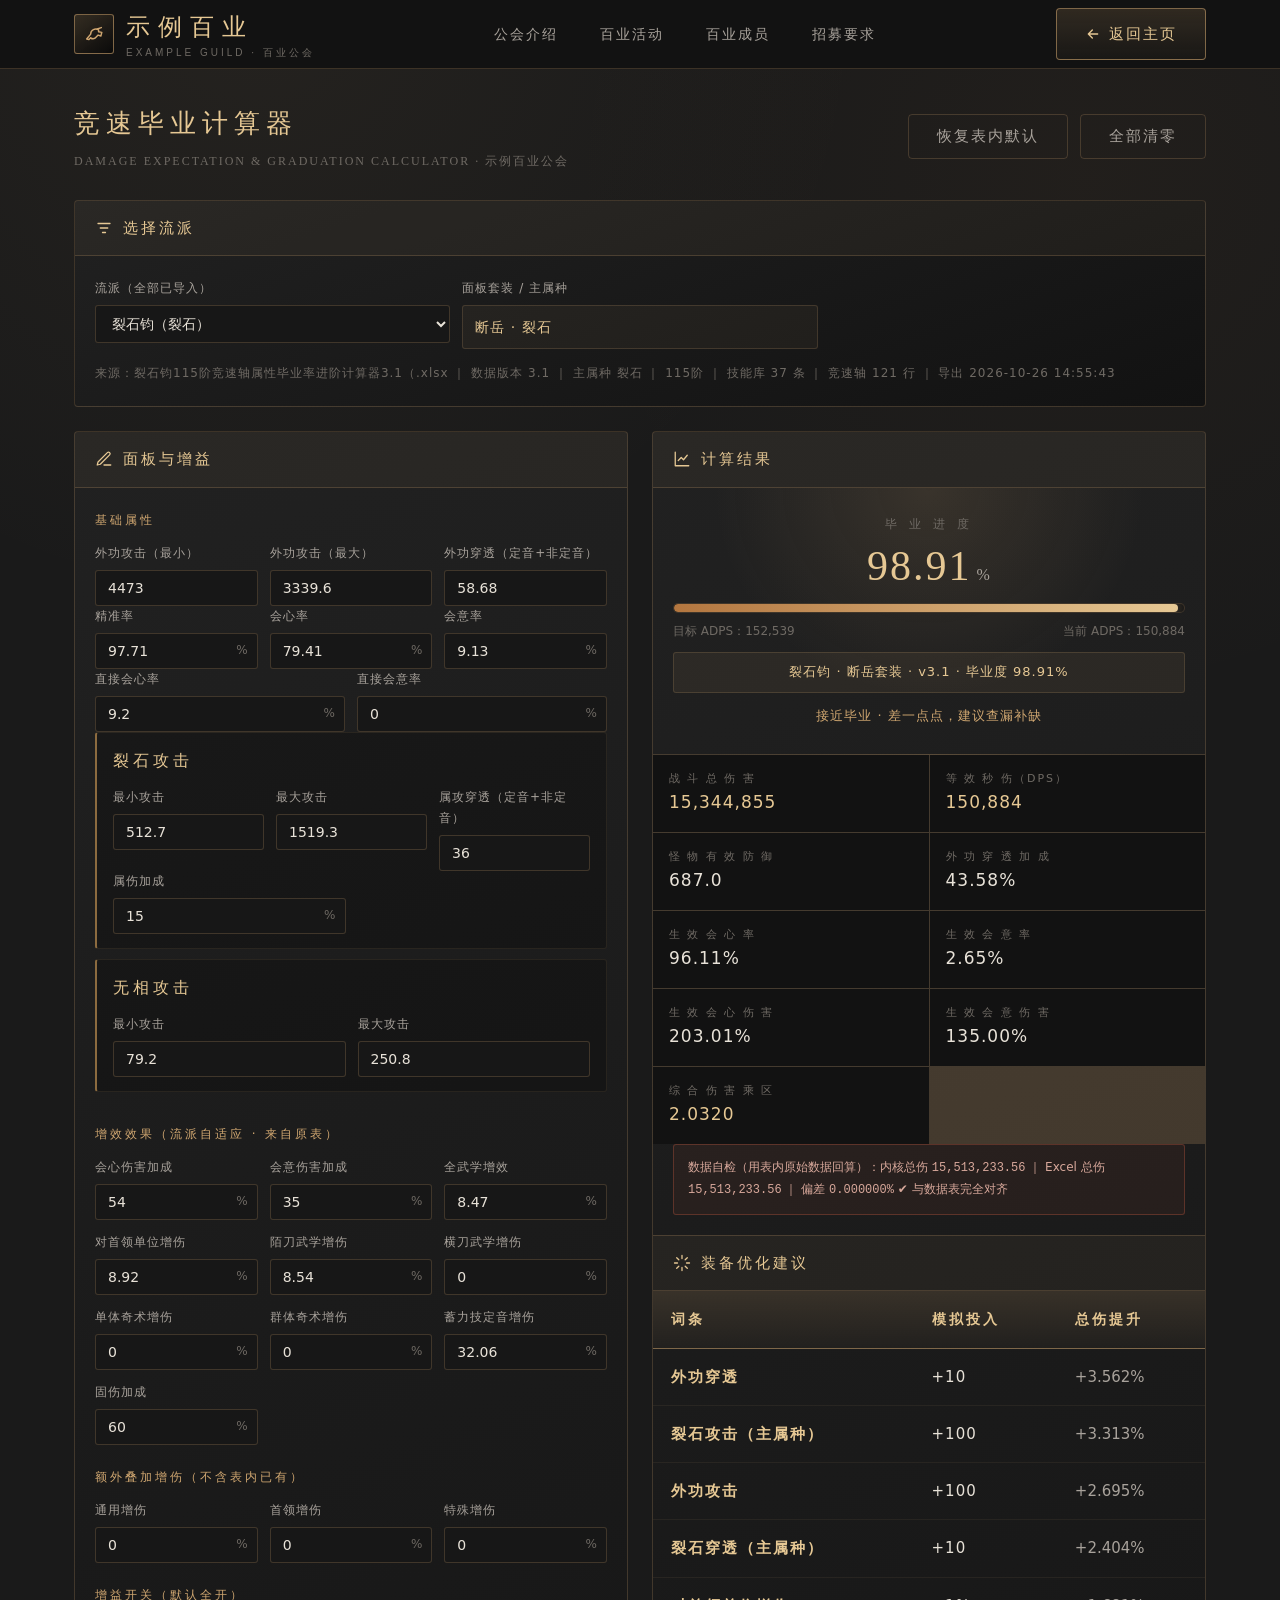
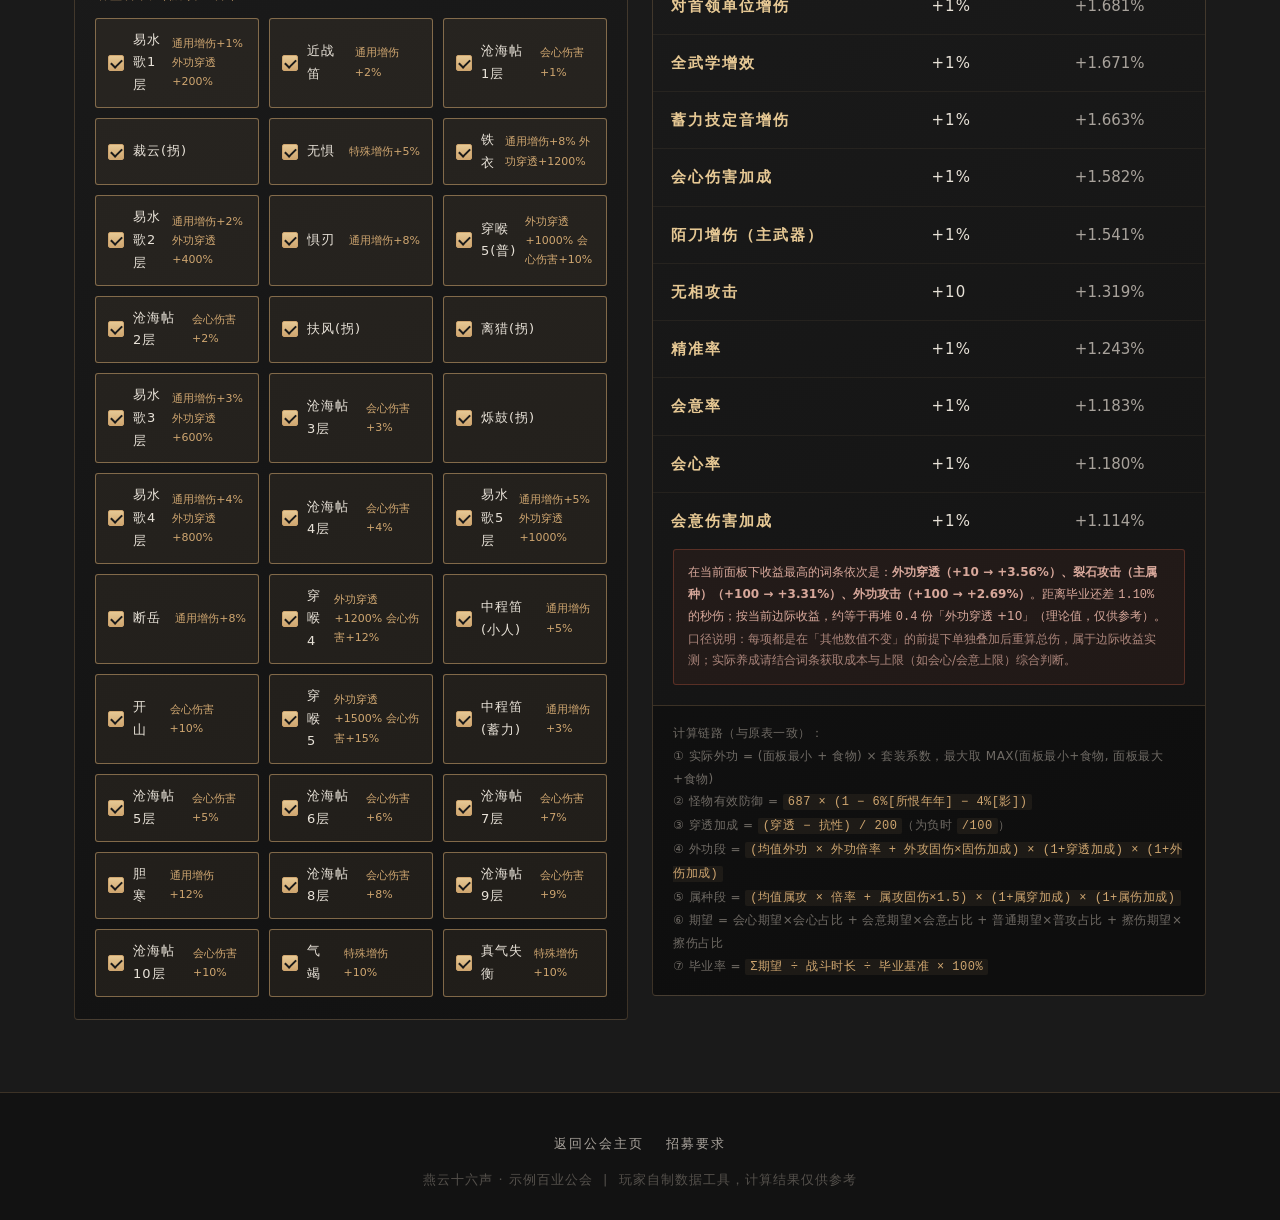
<file: calculator.html>
<!DOCTYPE html>
<html lang="zh-CN">
<head>
<meta charset="UTF-8">
<meta name="viewport" content="width=device-width, initial-scale=1.0">
<title>竞速毕业计算器 | 示例百业 · 百业公会</title>
<meta name="keywords" content="燕云十六声,伤害计算,毕业度,竞速,示例百业公会">
<meta name="description" content="燕云十六声 示例百业公会 · 竞速毕业计算器：输入面板外功、穿透、增伤、会心会意，估算伤害期望与毕业进度。">
<link rel="stylesheet" href="assets/css/style.css">
<script src="data/builds.js"></script>
</head>
<body>

<!-- ============ 顶部导航 ============ -->
<header class="navbar">
    <div class="container">
        <a class="brand" href="index.html">
            <span class="brand-mark">
                <svg width="22" height="22" viewBox="0 0 24 24" fill="none" stroke="currentColor" stroke-width="1.6" stroke-linecap="round" stroke-linejoin="round">
                    <path d="M17 7.5a5.5 5.5 0 0 0-8.6 4.6L4 17.5l2.5.6 1.9-1.9a4 4 0 0 0 4.7.4l3.4-3.4 3 1 1-4-3.5-.7z"/>
                    <path d="M15.5 6.5 20 5"/>
                </svg>
            </span>
            <span class="brand-text">示例百业<small>EXAMPLE GUILD · 百业公会</small></span>
        </a>

        <button class="nav-toggle" id="navToggle" aria-label="展开导航">
            <svg width="18" height="18" viewBox="0 0 24 24" fill="none" stroke="currentColor" stroke-width="2" stroke-linecap="round">
                <path d="M3 6h18M3 12h18M3 18h18"/>
            </svg>
        </button>

        <nav>
            <ul class="nav-links" id="navLinks">
                <li><a href="index.html#about">公会介绍</a></li>
                <li><a href="index.html#activities">百业活动</a></li>
                <li><a href="index.html#members">百业成员</a></li>
                <li><a href="index.html#recruit">招募要求</a></li>
            </ul>
        </nav>

        <a class="btn" href="index.html">
            <svg width="16" height="16" viewBox="0 0 24 24" fill="none" stroke="currentColor" stroke-width="2" stroke-linecap="round" stroke-linejoin="round"><path d="M19 12H5M11 18l-6-6 6-6"/></svg>
            返回主页
        </a>
    </div>
</header>

<!-- ============ 主体 ============ -->
<main class="calc-page">
    <div class="container">

        <div class="page-head">
            <div class="page-title">
                竞速毕业计算器
                <small>DAMAGE EXPECTATION &amp; GRADUATION CALCULATOR · 示例百业公会</small>
            </div>
            <div style="display:flex;gap:12px;flex-wrap:wrap;">
                <button class="btn btn-ghost" id="btnRestore">恢复表内默认</button>
                <button class="btn btn-ghost" id="btnClear">全部清零</button>
            </div>
        </div>

        <!-- 版本 / 流派 选择 -->
        <section class="panel" style="margin-bottom:24px;">
            <div class="panel-head">
                <svg width="18" height="18" viewBox="0 0 24 24" fill="none" stroke="currentColor" stroke-width="1.7" stroke-linecap="round" stroke-linejoin="round">
                    <path d="M4 6h16M7 12h10M10 18h4"/>
                </svg>
                选择流派
            </div>
            <div class="panel-body">
                <div class="grid-3">
                    <div class="field">
                        <label for="selBuild">流派（全部已导入）</label>
                        <div class="input-wrap">
                            <select id="selBuild" style="width:100%;padding:9px 12px;background:var(--bg-input);border:1px solid var(--border);border-radius:3px;color:var(--text);font-family:inherit;font-size:14px;">
                                <option value="">载入中…</option>
                            </select>
                        </div>
                    </div>
                    <!-- 数据版本仅作内部状态（跟随流派自动切换），不再暴露给用户 -->
                    <div class="field" style="display:none;">
                        <label for="selVersion">数据版本</label>
                        <div class="input-wrap">
                            <select id="selVersion">
                                <option value="">载入中…</option>
                            </select>
                        </div>
                    </div>
                    <div class="field">
                        <label>面板套装 / 主属种</label>
                        <div class="input-wrap">
                            <div id="setInfo" style="width:100%;padding:9px 12px;background:rgba(207,166,112,.06);border:1px solid rgba(207,166,112,.18);border-radius:3px;color:var(--gold-light);font-size:14px;letter-spacing:1px;">—</div>
                        </div>
                    </div>
                </div>
                <p style="margin-top:14px;color:var(--text-mute);font-size:12px;letter-spacing:1px;" id="buildNote"></p>
            </div>
        </section>

        <div class="calc-layout">

            <!-- ---------- 左：输入 ---------- -->
            <section class="panel">
                <div class="panel-head">
                    <svg width="18" height="18" viewBox="0 0 24 24" fill="none" stroke="currentColor" stroke-width="1.7" stroke-linecap="round" stroke-linejoin="round">
                        <path d="M12 20h9"/><path d="M16.5 3.5a2.1 2.1 0 0 1 3 3L7 19l-4 1 1-4z"/>
                    </svg>
                    面板与增益
                </div>

                <div class="panel-body">
                    <form id="calcForm" autocomplete="off">
                        <fieldset class="fieldset" id="fsPanel"></fieldset>
                        <fieldset class="fieldset" id="fsGlobal"></fieldset>
                        <fieldset class="fieldset" id="fsExtra"></fieldset>
                        <fieldset class="fieldset" id="fsBuff"></fieldset>
                    </form>
                </div>
            </section>

            <!-- ---------- 右：结果 ---------- -->
            <section class="panel" id="resultPanel">
                <div class="panel-head">
                    <svg width="18" height="18" viewBox="0 0 24 24" fill="none" stroke="currentColor" stroke-width="1.7" stroke-linecap="round" stroke-linejoin="round">
                        <path d="M3 3v18h18"/><path d="m7 14 4-4 3 3 5-6"/>
                    </svg>
                    计算结果
                </div>

                <div class="result-hero">
                    <div class="result-label">毕 业 进 度</div>
                    <div class="result-value"><span id="resGrad">0.00</span><small> %</small></div>
                    <div class="grad-bar"><i id="gradBar"></i></div>
                    <div class="grad-meta">
                        <span>目标 ADPS：<span id="resTarget">0</span></span>
                        <span>当前 ADPS：<span id="resAdps">0</span></span>
                    </div>
                    <div class="build-confirm" id="buildConfirm">—</div>
                    <div class="grad-tip" id="gradTip">载入中…</div>
                </div>

                <div class="result-grid">
                    <div class="res-cell">
                        <div class="k">战 斗 总 伤 害</div>
                        <div class="v gold" id="resTotal">0</div>
                    </div>
                    <div class="res-cell">
                        <div class="k">等 效 秒 伤（DPS）</div>
                        <div class="v gold" id="resPerSec">0</div>
                    </div>
                    <div class="res-cell">
                        <div class="k">怪 物 有 效 防 御</div>
                        <div class="v" id="resDef">0</div>
                    </div>
                    <div class="res-cell">
                        <div class="k">外 功 穿 透 加 成</div>
                        <div class="v" id="resPenRate">0.00%</div>
                    </div>
                    <div class="res-cell">
                        <div class="k">生 效 会 心 率</div>
                        <div class="v" id="resCrit">0.00%</div>
                    </div>
                    <div class="res-cell">
                        <div class="k">生 效 会 意 率</div>
                        <div class="v" id="resOver">0.00%</div>
                    </div>
                    <div class="res-cell">
                        <div class="k">生 效 会 心 伤 害</div>
                        <div class="v" id="resCritDmg">0.00%</div>
                    </div>
                    <div class="res-cell">
                        <div class="k">生 效 会 意 伤 害</div>
                        <div class="v" id="resOverDmg">0.00%</div>
                    </div>
                    <div class="res-cell">
                        <div class="k">综 合 伤 害 乘 区</div>
                        <div class="v gold" id="resDmgMul">0.0000</div>
                    </div>
                </div>

                <div class="notice" id="selfCheck"></div>

                <div class="panel-head" style="border-top:1px solid var(--border);">
                    <svg width="18" height="18" viewBox="0 0 24 24" fill="none" stroke="currentColor" stroke-width="1.7" stroke-linecap="round" stroke-linejoin="round">
                        <path d="M12 2v4M12 18v4M4.93 4.93l2.83 2.83M16.24 16.24l2.83 2.83M2 12h4M18 12h4M4.93 19.07l2.83-2.83M16.24 7.76l2.83-2.83"/>
                    </svg>
                    装备优化建议
                </div>
                <div id="fsAdvice"></div>

                <div class="formula">
                    计算链路（与原表一致）：<br>
                    ① 实际外功 = (面板最小 + 食物) × 套装系数，最大取 MAX(面板最小+食物, 面板最大+食物)<br>
                    ② 怪物有效防御 = <code>687 × (1 − 6%[所恨年年] − 4%[影])</code><br>
                    ③ 穿透加成 = <code>(穿透 − 抗性) / 200</code>（为负时 <code>/100</code>）<br>
                    ④ 外功段 = <code>(均值外功 × 外功倍率 + 外攻固伤×固伤加成) × (1+穿透加成) × (1+外伤加成)</code><br>
                    ⑤ 属种段 = <code>(均值属攻 × 倍率 + 属攻固伤×1.5) × (1+属穿加成) × (1+属伤加成)</code><br>
                    ⑥ 期望 = 会心期望×会心占比 + 会意期望×会意占比 + 普通期望×普攻占比 + 擦伤期望×擦伤占比<br>
                    ⑦ 毕业率 = <code>Σ期望 ÷ 战斗时长 ÷ 毕业基准 × 100%</code>
                </div>
            </section>

        </div>
    </div>
</main>

<footer class="footer">
    <div class="container">
        <div class="f-links">
            <a href="index.html">返回公会主页</a>
            <a href="index.html#recruit">招募要求</a>
        </div>
        <p class="copyright">燕云十六声 · 示例百业公会 &nbsp;|&nbsp; 玩家自制数据工具，计算结果仅供参考</p>
    </div>
</footer>

<script src="assets/js/main.js"></script>
<script src="assets/js/damage-model.js"></script>
<script src="assets/js/data-loader.js"></script>
<script src="assets/js/calculator.js"></script>
</body>
</html>
</file>
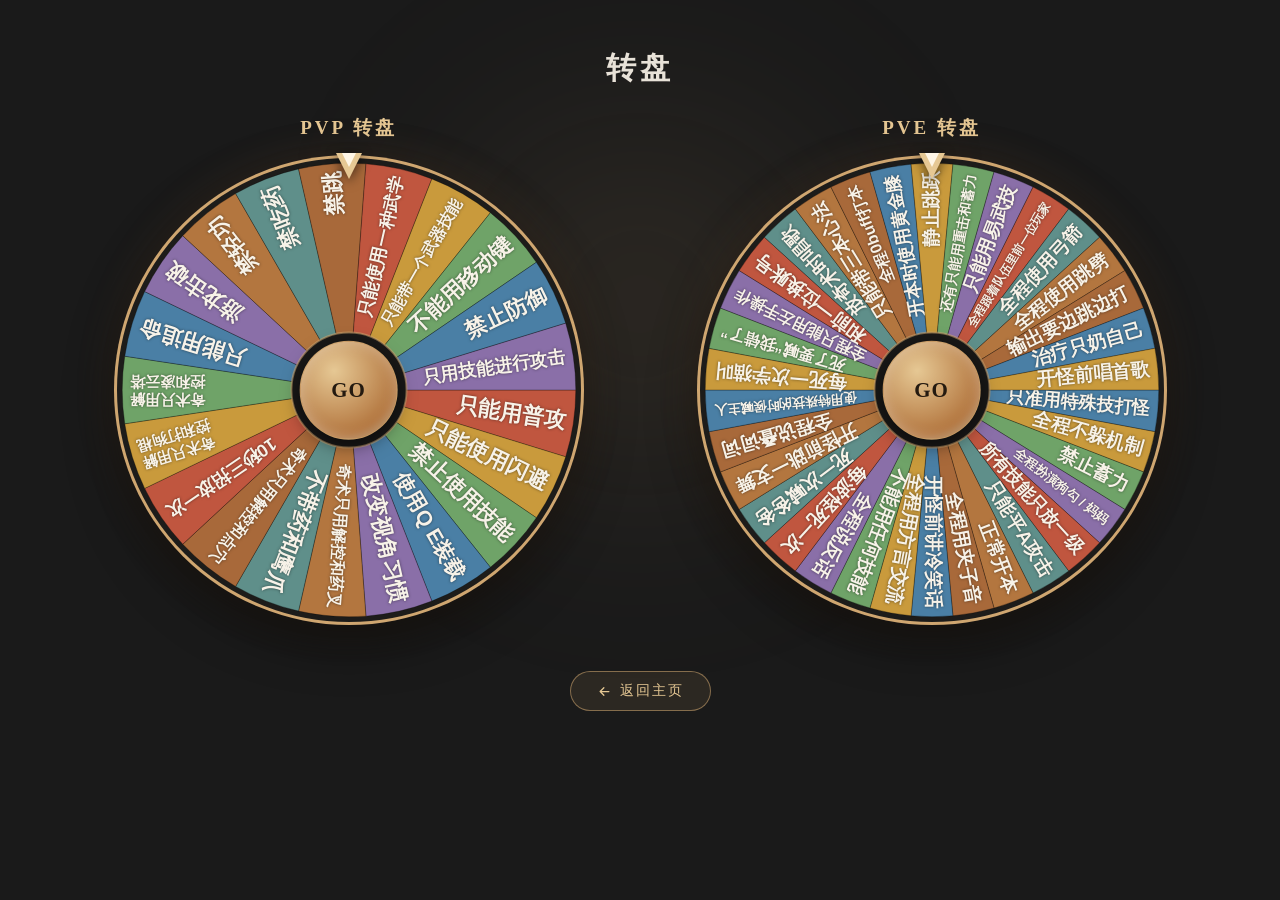
<file: wheels.html>
<!DOCTYPE html>
<html lang="zh-CN">
<head>
<meta charset="UTF-8">
<meta name="viewport" content="width=device-width, initial-scale=1.0">
<title>转盘 · 示例百业</title>
<style>
:root{--bg:#1a1a1a;--bg-panel:#212121;--text:#e8e2d8;--text-dim:#a8a29b;--text-mute:#6f6a64;--gold:#cfa670;--gold-light:#e6c894;--border:rgba(207,166,112,0.22);--border-strong:rgba(207,166,112,0.55);--font-serif:"Songti SC","STSong","SimSun","Noto Serif SC",serif;}
*{margin:0;padding:0;box-sizing:border-box;}
body{background:var(--bg);color:var(--text);font-family:"PingFang SC","Microsoft YaHei",system-ui,sans-serif;}
.container{width:100%;max-width:1180px;margin:0 auto;padding:0 24px;}
.section{padding:48px 0;position:relative;}
.section-head{text-align:center;margin-bottom:26px;}
.section-title{font-family:var(--font-serif);font-size:30px;letter-spacing:4px;color:var(--text);}

/* ============================================================
   示例百业 · PVP 转盘
   深色底 + 炉火金环，Canvas 绘制扇形
   ============================================================ */

.wheel {
    position: relative;
    overflow: hidden;
}

.wheel::before {
    content: "";
    position: absolute;
    width: 520px;
    height: 520px;
    left: 50%;
    top: 40%;
    transform: translate(-50%, -50%);
    border-radius: 50%;
    filter: blur(100px);
    background: radial-gradient(circle, rgba(207, 166, 112, 0.16), transparent 70%);
    pointer-events: none;
    z-index: 0;
}

.wheel .container {
    position: relative;
    z-index: 1;
}

.wheel-lead {
    max-width: 660px;
    margin: 0 auto 26px;
    text-align: center;
    color: var(--text-dim);
    font-size: 14.5px;
    line-height: 2;
    letter-spacing: 0.5px;
}

/* ---------- 转盘主体 ---------- */
.wheel-stage {
    position: relative;
    width: min(460px, 88vw);
    aspect-ratio: 1 / 1;
    margin: 0 auto;
}

/* 12 点方向固定指针 */
.wheel-pointer {
    position: absolute;
    top: -2px;
    left: 50%;
    transform: translateX(-50%);
    z-index: 4;
    width: 0;
    height: 0;
    border-left: 13px solid transparent;
    border-right: 13px solid transparent;
    border-top: 26px solid var(--gold-light);
    filter: drop-shadow(0 3px 6px rgba(0, 0, 0, 0.6));
    pointer-events: none;
}

.wheel-pointer::after {
    content: "";
    position: absolute;
    left: -7px;
    top: -26px;
    width: 0;
    height: 0;
    border-left: 7px solid transparent;
    border-right: 7px solid transparent;
    border-top: 14px solid #fff6e6;
}

.wheel-canvas {
    display: block;
    width: 100%;
    height: 100%;
    border-radius: 50%;
    box-shadow: 0 18px 46px rgba(0, 0, 0, 0.55), 0 0 40px rgba(179, 118, 63, 0.16);
}

/* 中心 GO 按钮 */
.wheel-go {
    position: absolute;
    left: 50%;
    top: 50%;
    transform: translate(-50%, -50%);
    z-index: 3;
    width: 21%;
    height: 21%;
    min-width: 74px;
    min-height: 74px;
    display: flex;
    align-items: center;
    justify-content: center;
    border: 1px solid rgba(207, 166, 112, 0.75);
    border-radius: 50%;
    background: radial-gradient(circle at 35% 30%, #e6c894, #b3763f 70%, #8c6b3f);
    color: #241a10;
    font-family: var(--font-serif);
    font-size: 21px;
    font-weight: 700;
    letter-spacing: 1px;
    cursor: pointer;
    box-shadow: 0 6px 18px rgba(0, 0, 0, 0.5), inset 0 0 14px rgba(255, 255, 255, 0.35);
    transition: transform 0.2s ease, box-shadow 0.25s ease, filter 0.25s ease;
}

.wheel-go:hover:not(:disabled) {
    transform: translate(-50%, -50%) scale(1.06);
    box-shadow: 0 8px 22px rgba(0, 0, 0, 0.55), 0 0 22px rgba(207, 166, 112, 0.5);
}

.wheel-go:active:not(:disabled) {
    transform: translate(-50%, -50%) scale(0.97);
}

.wheel-go:disabled {
    cursor: not-allowed;
    filter: saturate(0.55) brightness(0.8);
}

.wheel-tip {
    margin-top: 22px;
    text-align: center;
    color: var(--text-mute);
    font-size: 12.5px;
    letter-spacing: 1.5px;
}

/* ---------- 主页入口卡片 ---------- */
.wheel-entry {
    display: flex;
    flex-direction: column;
    align-items: center;
    gap: 10px;
    width: 100%;
    max-width: 420px;
    margin: 0 auto;
    padding: 40px 24px 34px;
    text-decoration: none;
    border: 1px solid var(--border);
    border-radius: 12px;
    background: linear-gradient(165deg, rgba(45, 42, 38, 0.7), rgba(22, 21, 20, 0.86));
    -webkit-backdrop-filter: blur(8px);
    backdrop-filter: blur(8px);
    box-shadow: 0 2px 14px rgba(0, 0, 0, 0.35);
    transition: transform 0.3s ease, box-shadow 0.3s ease, border-color 0.3s ease;
}

.wheel-entry:hover {
    transform: translateY(-6px);
    border-color: rgba(207, 166, 112, 0.5);
    box-shadow: 0 16px 32px rgba(0, 0, 0, 0.5), 0 0 30px rgba(207, 166, 112, 0.22);
}

.we-icon {
    display: flex;
    align-items: center;
    justify-content: center;
    width: 78px;
    height: 78px;
    border-radius: 50%;
    border: 1px solid rgba(207, 166, 112, 0.5);
    background: radial-gradient(circle at 35% 30%, rgba(230, 200, 148, 0.2), rgba(179, 118, 63, 0.12));
    color: var(--gold-light);
}

.wheel-entry:hover .we-icon {
    box-shadow: 0 0 22px rgba(207, 166, 112, 0.35);
}

.we-title {
    font-family: var(--font-serif);
    font-size: 21px;
    font-weight: 700;
    letter-spacing: 3px;
    color: var(--text);
}

.we-sub {
    font-size: 12px;
    letter-spacing: 3px;
    color: var(--text-mute);
}

.we-go {
    display: inline-flex;
    align-items: center;
    gap: 7px;
    margin-top: 8px;
    padding: 8px 20px;
    border: 1px solid var(--border-strong);
    border-radius: 20px;
    background: rgba(207, 166, 112, 0.12);
    color: var(--gold-light);
    font-size: 13px;
    letter-spacing: 2px;
}

.we-go svg {
    transition: transform 0.25s ease;
}

.wheel-entry:hover .we-go {
    background: rgba(207, 166, 112, 0.22);
}

.wheel-entry:hover .we-go svg {
    transform: translateX(4px);
}

/* ---------- 独立页底部返回 ---------- */
.wheel-back-wrap {
    margin-top: 46px;
    text-align: center;
}

.wheel-back {
    display: inline-flex;
    align-items: center;
    gap: 8px;
    padding: 10px 26px;
    border: 1px solid var(--border-strong);
    border-radius: 22px;
    background: rgba(207, 166, 112, 0.1);
    color: var(--gold-light);
    text-decoration: none;
    font-size: 13.5px;
    letter-spacing: 2px;
    transition: all 0.25s ease;
}

.wheel-back:hover {
    background: rgba(207, 166, 112, 0.2);
    box-shadow: 0 0 18px rgba(207, 166, 112, 0.28);
}

/* ---------- 双转盘并排（PVP + PVE） ---------- */
.wheel-pair {
    display: grid;
    grid-template-columns: repeat(2, minmax(0, 1fr));
    gap: 34px;
    align-items: start;
}

.wheel-pair .wheel-stage {
    width: min(470px, 86vw);
}

.wheel-unit-title {
    margin-bottom: 14px;
    text-align: center;
    font-family: var(--font-serif);
    font-size: 19px;
    font-weight: 600;
    letter-spacing: 3px;
    color: var(--gold-light);
}

.wheel-unit-sub {
    margin-bottom: 18px;
    text-align: center;
    font-size: 11.5px;
    letter-spacing: 2px;
    color: var(--text-mute);
}

/* ---------- 结果弹窗 ---------- */
.wheel-modal {
    position: fixed;
    inset: 0;
    z-index: 300;
    display: flex;
    align-items: center;
    justify-content: center;
    padding: 24px;
    visibility: hidden;
    opacity: 0;
    transition: opacity 0.25s ease, visibility 0.25s ease;
}

.wheel-modal.show {
    visibility: visible;
    opacity: 1;
}

.wm-mask {
    position: absolute;
    inset: 0;
    background: rgba(8, 8, 8, 0.74);
    -webkit-backdrop-filter: blur(4px);
    backdrop-filter: blur(4px);
}

.wm-panel {
    position: relative;
    width: 100%;
    max-width: 380px;
    padding: 34px 30px 28px;
    text-align: center;
    border: 1px solid var(--border-strong);
    border-radius: 12px;
    background: linear-gradient(165deg, rgba(45, 42, 38, 0.97), rgba(22, 21, 20, 0.99));
    box-shadow: 0 24px 60px rgba(0, 0, 0, 0.6), 0 0 34px rgba(179, 118, 63, 0.16);
    transform: scale(0.9) translateY(14px);
    opacity: 0;
    transition: transform 0.3s cubic-bezier(0.22, 0.61, 0.36, 1), opacity 0.3s ease;
}

.wheel-modal.show .wm-panel {
    transform: scale(1) translateY(0);
    opacity: 1;
}

.wm-icon {
    width: 56px;
    height: 56px;
    margin: 0 auto 14px;
    display: flex;
    align-items: center;
    justify-content: center;
    border-radius: 50%;
    border: 1px solid rgba(207, 166, 112, 0.5);
    background: rgba(207, 166, 112, 0.1);
    color: var(--gold-light);
}

.wm-label {
    font-family: var(--font-serif);
    font-size: 14px;
    letter-spacing: 3px;
    color: var(--text-mute);
}

.wm-rule {
    margin-top: 12px;
    padding: 16px 14px;
    border-left: 2px solid rgba(207, 166, 112, 0.55);
    border-radius: 0 6px 6px 0;
    background: rgba(207, 166, 112, 0.08);
    font-family: var(--font-serif);
    font-size: 20px;
    font-weight: 700;
    line-height: 1.6;
    letter-spacing: 1px;
    color: var(--gold-light);
}

.wm-btn {
    margin-top: 22px;
    padding: 10px 34px;
    border: 1px solid var(--border-strong);
    border-radius: 22px;
    background: rgba(207, 166, 112, 0.12);
    color: var(--gold-light);
    font-family: inherit;
    font-size: 14px;
    letter-spacing: 2px;
    cursor: pointer;
    transition: all 0.25s ease;
}

.wm-btn:hover {
    background: rgba(207, 166, 112, 0.22);
    box-shadow: 0 0 16px rgba(207, 166, 112, 0.3);
}

@media (max-width: 900px) {
    .wheel-pair {
        grid-template-columns: 1fr;
        gap: 44px;
    }

    .wheel-pair .wheel-stage { width: min(400px, 88vw); }
}

@media (max-width: 640px) {
    .wheel-stage { width: min(340px, 92vw); }
    .wheel-go { font-size: 18px; min-width: 62px; min-height: 62px; }
    .wm-rule { font-size: 17px; }
}

@media (prefers-reduced-motion: reduce) {
    .wm-panel { transition: none; }
}

</style>
</head>
<body>
<section class="section wheel">
    <div class="container">
        <div class="section-head">
            <h2 class="section-title">转盘</h2>
        </div>
        <div class="wheel-pair">

            <div class="wheel-unit" data-wheel="pvp">
                <h3 class="wheel-unit-title">PVP 转盘</h3>
                <div class="wheel-stage">
                    <div class="wheel-pointer"></div>
                    <canvas class="wheel-canvas"></canvas>
                    <button type="button" class="wheel-go">GO</button>
                </div>

                <div class="wheel-modal" aria-hidden="true">
                    <div class="wm-mask"></div>
                    <div class="wm-panel" role="dialog" aria-modal="true">
                        <div class="wm-icon">
                            <svg width="26" height="26" viewBox="0 0 24 24" fill="none" stroke="currentColor" stroke-width="1.6" stroke-linecap="round" stroke-linejoin="round">
                                <path d="M12 2 4 6v6c0 5 3.4 9.2 8 10 4.6-.8 8-5 8-10V6z"/><path d="m9 12 2 2 4-4"/>
                            </svg>
                        </div>
                        <div class="wm-label">本 局 规 则</div>
                        <div class="wm-rule">—</div>
                        <button type="button" class="wm-btn">确 认</button>
                    </div>
                </div>
            </div>

            <div class="wheel-unit" data-wheel="pve">
                <h3 class="wheel-unit-title">PVE 转盘</h3>
                <div class="wheel-stage">
                    <div class="wheel-pointer"></div>
                    <canvas class="wheel-canvas"></canvas>
                    <button type="button" class="wheel-go">GO</button>
                </div>

                <div class="wheel-modal" aria-hidden="true">
                    <div class="wm-mask"></div>
                    <div class="wm-panel" role="dialog" aria-modal="true">
                        <div class="wm-icon">
                            <svg width="26" height="26" viewBox="0 0 24 24" fill="none" stroke="currentColor" stroke-width="1.6" stroke-linecap="round" stroke-linejoin="round">
                                <path d="M12 2 4 6v6c0 5 3.4 9.2 8 10 4.6-.8 8-5 8-10V6z"/><path d="m9 12 2 2 4-4"/>
                            </svg>
                        </div>
                        <div class="wm-label">本 局 规 则</div>
                        <div class="wm-rule">—</div>
                        <button type="button" class="wm-btn">确 认</button>
                    </div>
                </div>
            </div>
        </div>
        <div class="wheel-back-wrap">
            <a class="wheel-back" href="index.html">
                <svg width="15" height="15" viewBox="0 0 24 24" fill="none" stroke="currentColor" stroke-width="2" stroke-linecap="round" stroke-linejoin="round">
                    <path d="M19 12H5M11 6l-6 6 6 6"/>
                </svg>
                返回主页
            </a>
        </div>
    </div>
</section>
<script>
/* ============================================================
   示例百业 · 规则转盘（原生 JS + Canvas，支持多实例）
   ------------------------------------------------------------
   - 页面上每个 .wheel-unit[data-wheel="pvp|pve"] 自动初始化成一个转盘
   - 扇区数 = 数据数组长度，角度自动均分（PVP 21 项 / PVE 34 项）
   - 字号按扇区弧长与半径自动试算，放不下自动折行
   - 旋转：5 圈 + 随机角度，easeOutQuart 阻尼停止（约 4.5 秒）
   ============================================================ */
(function () {
    'use strict';

    /* PVP 规则 21 项 */
    var PVP_DATA = [
        "只能用普攻",
        "只能使用闪避",
        "禁止使用技能",
        "使用Q E装载",
        "改变视角习惯",
        "奇术只用解控和药叉",
        "不带药和鹰爪",
        "奇术只用解控和点穴",
        "10秒三招放一次",
        "奇术只用解控和打狗棍",
        "奇术只用解控和凌云塔",
        "只能用追命",
        "游龙击破",
        "禁轻功",
        "禁吃药",
        "禁跳",
        "只能使用一种武学",
        "只能带一个武器技能",
        "不能用移动键",
        "禁止防御",
        "只用技能进行攻击"
    ];

    /* PVE 规则 34 项 */
    var PVE_DATA = [
        "只准用特殊技打怪",
        "全程不躲机制",
        "禁止蓄力",
        "全程扮演狗勾 / 妈妈",
        "所有技能只放一级",
        "只能平A攻击",
        "正常开本",
        "全程用夹子音",
        "开怪前讲冷笑话",
        "全程用方言交流",
        "不能用任何技能",
        "全程说反话",
        "每波怪死一次",
        "死一次喊爸爸",
        "开怪前跳一支舞",
        "全程说叠词词",
        "使用特殊技的时候喊主人",
        "每死一次学猫叫",
        "死了要喊“我错了”",
        "全程只能用左手操作",
        "和前一位换账号",
        "放奇术时唱歌",
        "只能带三本心法",
        "全程0buff打本",
        "开本时使用黄金膝",
        "静止跳跃",
        "还有只能用重击和蓄力",
        "只能用易武技",
        "全程跟着队伍里前一位玩家",
        "全程使用弓箭",
        "全程使用跳劈",
        "输出要边跳边打",
        "治疗只奶自己",
        "开怪前唱首歌"
    ];

    /* 扇区配色：饱和度适中，循环交替（8 与 21 / 34 均互质，首尾不同色） */
    var PALETTES = {
        pvp: ['#c0563f', '#c99a3c', '#6fa368', '#4a7fa5', '#8a6fa8', '#b3763f', '#5f8f8a', '#a8693a'],
        pve: ['#4a7fa5', '#c99a3c', '#6fa368', '#8a6fa8', '#c0563f', '#5f8f8a', '#b3763f', '#a8693a']
    };

    var TAU = Math.PI * 2;

    /* ---------- 计算：最终角度 -> 命中的扇区 ---------- */
    function indexAtRotation(rot, n) {
        var seg = TAU / n;
        var a = (-Math.PI / 2 - rot) % TAU;          /* 指针在 12 点（盘内角度） */
        a = ((a % TAU) + TAU) % TAU;
        return Math.floor(a / seg) % n;
    }

    /* ---------- 计算：自动字号 + 折行 ---------- */
    /* 文字沿半径方向书写（右对齐外圈），行沿切向堆叠 */
    function layoutText(text, rIn, rOut, seg) {
        var radial = (rOut - rIn) * 0.92;                 /* 可用径向长度 */
        var refR = rIn + 0.5 * (rOut - rIn);              /* 参考半径（文字主要占据外段） */
        var tangential = refR * seg * 0.85;               /* 可用切向宽度（留边距） */
        var len = text.length;

        for (var fs = 22; fs >= 9; fs--) {
            for (var lines = 1; lines <= 3; lines++) {
                var per = Math.ceil(len / lines);
                if (per * fs * 1.02 > radial) continue;         /* 径向放不下 */
                if (lines * fs * 1.18 > tangential) continue;   /* 切向放不下 */
                var arr = [];
                for (var i = 0; i < lines; i++) arr.push(text.substr(i * per, per));
                return { fs: fs, lines: arr, lineH: fs * 1.18 };
            }
        }

        /* 兜底：最小字号，尽量分 3 行 */
        var fs0 = 9, per0 = Math.ceil(len / 3), out = [];
        for (var k = 0; k < 3; k++) out.push(text.substr(k * per0, per0));
        return { fs: fs0, lines: out, lineH: fs0 * 1.18 };
    }

    /* ---------- 单个转盘实例 ---------- */
    function create(opts) {
        var canvas = opts.canvas, ctx = canvas && canvas.getContext ? canvas.getContext('2d') : null;
        if (!ctx) return null;

        var btn = opts.btn, modal = opts.modal, ruleEl = opts.rule, confirmBtn = opts.confirm;
        var data = opts.data, palette = opts.palette || PALETTES.pvp;
        var N = data.length, SEG = TAU / N;
        var rotation = 0, spinning = false, size = 0;

        function resize() {
            var dpr = window.devicePixelRatio || 1;
            size = Math.round(canvas.clientWidth || 460);
            canvas.width = size * dpr;
            canvas.height = size * dpr;
            ctx.setTransform(dpr, 0, 0, dpr, 0, 0);
        }

        function draw() {
            var R = size / 2;
            var rIn = R * 0.26;
            var rOut = R * 0.965;

            ctx.clearRect(0, 0, size, size);

            ctx.beginPath();
            ctx.arc(R, R, R - 1, 0, TAU);
            ctx.fillStyle = '#1d1c1a';
            ctx.fill();
            ctx.lineWidth = 4;
            ctx.strokeStyle = '#cfa670';
            ctx.stroke();

            ctx.save();
            ctx.translate(R, R);
            ctx.rotate(rotation);

            for (var i = 0; i < N; i++) {
                var a0 = i * SEG, a1 = a0 + SEG;

                ctx.beginPath();
                ctx.moveTo(0, 0);
                ctx.arc(0, 0, rOut, a0, a1);
                ctx.closePath();
                ctx.fillStyle = palette[i % palette.length];
                ctx.fill();
                ctx.lineWidth = 1;
                ctx.strokeStyle = 'rgba(0, 0, 0, 0.28)';
                ctx.stroke();

                var lay = layoutText(data[i], rIn, rOut, SEG);
                ctx.save();
                ctx.rotate(a0 + SEG / 2);
                ctx.font = '600 ' + lay.fs + 'px "PingFang SC","Microsoft YaHei",sans-serif';
                ctx.textAlign = 'right';
                ctx.textBaseline = 'middle';
                ctx.fillStyle = '#f7f2e8';
                ctx.shadowColor = 'rgba(0,0,0,0.5)';
                ctx.shadowBlur = 3;
                for (var l = 0; l < lay.lines.length; l++) {
                    var v = (l - (lay.lines.length - 1) / 2) * lay.lineH;
                    ctx.fillText(lay.lines[l], rOut - 8, v);
                }
                ctx.restore();
            }

            ctx.restore();

            ctx.beginPath();
            ctx.arc(R, R, R * 0.245, 0, TAU);
            ctx.fillStyle = '#191817';
            ctx.fill();
            ctx.lineWidth = 2;
            ctx.strokeStyle = 'rgba(207, 166, 112, 0.55)';
            ctx.stroke();
        }

        function spin() {
            if (spinning) return;
            spinning = true;
            btn.disabled = true;
            btn.textContent = '···';

            var delta = TAU * 5 + Math.random() * TAU;   /* 5 圈 + 随机角度 */
            var start = rotation;
            var dur = 4200 + Math.random() * 600;       /* 约 4.2 - 4.8 秒 */
            var t0 = (window.performance && performance.now) ? performance.now() : Date.now();

            function frame(now) {
                var t = (now === undefined ? Date.now() : now);
                var p = Math.min(1, (t - t0) / dur);
                var e = 1 - Math.pow(1 - p, 4);          /* easeOutQuart：快 -> 慢 */
                rotation = start + delta * e;
                draw();
                if (p < 1) {
                    window.requestAnimationFrame(frame);
                } else {
                    spinning = false;
                    btn.textContent = 'GO';
                    showResult(data[indexAtRotation(rotation, N)]);
                }
            }

            window.requestAnimationFrame(frame);
        }

        function showResult(text) {
            ruleEl.textContent = '本局规则：【' + text + '】';
            modal.classList.add('show');
            modal.setAttribute('aria-hidden', 'false');
            confirmBtn.focus();
        }

        function closeResult() {
            modal.classList.remove('show');
            modal.setAttribute('aria-hidden', 'true');
            btn.disabled = false;      /* 重置 GO */
            btn.textContent = 'GO';
            btn.focus();
        }

        btn.addEventListener('click', spin);
        confirmBtn.addEventListener('click', closeResult);
        var mask = modal.querySelector('.wm-mask');
        if (mask) mask.addEventListener('click', closeResult);

        var resizeTimer = null;
        window.addEventListener('resize', function () {
            if (resizeTimer) clearTimeout(resizeTimer);
            resizeTimer = setTimeout(function () { resize(); draw(); }, 150);
        });

        resize();
        draw();

        return { draw: draw, spin: spin, close: closeResult, data: data, count: N };
    }

    /* ---------- 按 .wheel-unit 自动初始化 ---------- */
    function initUnit(unit) {
        var kind = unit.getAttribute('data-wheel') || 'pvp';
        var data = kind === 'pve' ? PVE_DATA : PVP_DATA;
        return create({
            canvas: unit.querySelector('.wheel-canvas'),
            btn: unit.querySelector('.wheel-go'),
            modal: unit.querySelector('.wheel-modal'),
            rule: unit.querySelector('.wm-rule'),
            confirm: unit.querySelector('.wm-btn'),
            data: data,
            palette: PALETTES[kind] || PALETTES.pvp
        });
    }

    function initAll() {
        var units = document.querySelectorAll('.wheel-unit[data-wheel]');
        for (var i = 0; i < units.length; i++) initUnit(units[i]);
    }

    document.addEventListener('keydown', function (e) {
        if (e.key !== 'Escape') return;
        var open = document.querySelectorAll('.wheel-modal.show');
        for (var i = 0; i < open.length; i++) {
            var btn = open[i].querySelector('.wm-btn');
            if (btn) btn.click();
        }
    });

    window.QNWheel = {
        create: create,
        initUnit: initUnit,
        PVP_DATA: PVP_DATA,
        PVE_DATA: PVE_DATA,
        PALETTES: PALETTES,
        indexAtRotation: indexAtRotation,
        layoutText: layoutText
    };

    if (document.readyState === 'loading') {
        document.addEventListener('DOMContentLoaded', initAll);
    } else {
        initAll();
    }
})();

</script>
</body>
</html>
</file>
<file: assets/css/style.css>
/* ============================================================
   示例百业 · 百业公会 | 通用样式
   武侠 · 暗黑金属质感
   ============================================================ */

:root {
    /* 主色 */
    --bg: #1a1a1a;
    --bg-deep: #121212;
    --bg-panel: #212121;
    --bg-soft: #2a2a2a;
    --bg-input: #171717;

    /* 金 / 铜 */
    --gold: #cfa670;
    --gold-light: #e6c894;
    --gold-dark: #8c6b3f;
    --copper: #b3763f;

    /* 文字 */
    --text: #e8e2d8;
    --text-dim: #a8a29b;
    --text-mute: #6f6a64;

    --border: rgba(207, 166, 112, 0.22);
    --border-strong: rgba(207, 166, 112, 0.55);

    --danger: #c0563f;
    --success: #6fa368;

    --radius: 4px;
    --max-width: 1180px;
    --font-serif: "Songti SC", "STSong", "SimSun", "Noto Serif SC", serif;
}

* {
    margin: 0;
    padding: 0;
    box-sizing: border-box;
}

html {
    scroll-behavior: smooth;
}

body {
    background: var(--bg);
    color: var(--text);
    font-family: "PingFang SC", "Microsoft YaHei", "Hiragino Sans GB", system-ui, sans-serif;
    font-size: 15px;
    line-height: 1.75;
    -webkit-font-smoothing: antialiased;
    /* 全局金属噪点底纹 */
    background-image:
        radial-gradient(circle at 20% 0%, rgba(207, 166, 112, 0.06), transparent 45%),
        radial-gradient(circle at 85% 20%, rgba(179, 118, 63, 0.05), transparent 40%);
    background-attachment: fixed;
}

a {
    color: var(--gold);
    text-decoration: none;
    transition: color 0.25s ease;
}

a:hover {
    color: var(--gold-light);
}

img {
    max-width: 100%;
    display: block;
}

.container {
    width: 100%;
    max-width: var(--max-width);
    margin: 0 auto;
    padding: 0 24px;
}

/* ---------- 通用标题 ---------- */
.section {
    padding: 84px 0;
    position: relative;
}

.section + .section {
    border-top: 1px solid rgba(207, 166, 112, 0.08);
}

.section-head {
    text-align: center;
    margin-bottom: 44px;
}

.section-title {
    font-family: var(--font-serif);
    font-size: 32px;
    letter-spacing: 6px;
    color: var(--gold-light);
    font-weight: 600;
    position: relative;
    display: inline-block;
    padding: 0 52px;
}

.section-title::before,
.section-title::after {
    content: "";
    position: absolute;
    top: 50%;
    width: 34px;
    height: 1px;
    background: linear-gradient(to right, transparent, var(--gold));
}

.section-title::before {
    left: 0;
}

.section-title::after {
    right: 0;
    background: linear-gradient(to left, transparent, var(--gold));
}

.section-sub {
    margin-top: 10px;
    color: var(--text-mute);
    font-size: 13px;
    letter-spacing: 3px;
}

/* ---------- 按钮 ---------- */
.btn {
    display: inline-flex;
    align-items: center;
    justify-content: center;
    gap: 8px;
    padding: 12px 28px;
    font-size: 15px;
    letter-spacing: 2px;
    border: 1px solid var(--border-strong);
    background: linear-gradient(180deg, rgba(207, 166, 112, 0.16), rgba(207, 166, 112, 0.04));
    color: var(--gold-light);
    cursor: pointer;
    border-radius: var(--radius);
    transition: all 0.25s ease;
    font-family: inherit;
}

.btn:hover {
    background: linear-gradient(180deg, rgba(207, 166, 112, 0.3), rgba(207, 166, 112, 0.1));
    color: #fff;
    box-shadow: 0 0 18px rgba(207, 166, 112, 0.25);
}

.btn-lg {
    padding: 18px 46px;
    font-size: 18px;
    letter-spacing: 4px;
}

.btn-ghost {
    background: transparent;
    border-color: var(--border);
    color: var(--text-dim);
}

.btn-ghost:hover {
    color: var(--gold-light);
    border-color: var(--border-strong);
    background: rgba(207, 166, 112, 0.08);
}

/* ============================================================
   顶部导航
   ============================================================ */
.navbar {
    position: sticky;
    top: 0;
    z-index: 100;
    background: rgba(18, 18, 18, 0.92);
    backdrop-filter: blur(10px);
    border-bottom: 1px solid var(--border);
}

.navbar .container {
    display: flex;
    align-items: center;
    justify-content: space-between;
    height: 68px;
}

.brand {
    display: flex;
    align-items: center;
    gap: 12px;
}

.brand-mark {
    width: 40px;
    height: 40px;
    display: grid;
    place-items: center;
    border: 1px solid var(--border-strong);
    border-radius: 3px;
    background: linear-gradient(145deg, rgba(207, 166, 112, 0.18), rgba(0, 0, 0, 0.4));
    color: var(--gold);
}

.brand-text {
    font-family: var(--font-serif);
    font-size: 24px;
    letter-spacing: 8px;
    color: var(--gold-light);
}

.brand-text small {
    display: block;
    font-size: 10px;
    letter-spacing: 3px;
    color: var(--text-mute);
    font-family: sans-serif;
    margin-top: -4px;
}

.nav-links {
    display: flex;
    align-items: center;
    gap: 8px;
    list-style: none;
}

.nav-links a {
    display: block;
    padding: 8px 16px;
    font-size: 14px;
    letter-spacing: 2px;
    color: var(--text-dim);
    border: 1px solid transparent;
    border-radius: 3px;
    transition: all 0.25s ease;
}

.nav-links a:hover {
    color: var(--gold-light);
    border-color: var(--border);
    background: rgba(207, 166, 112, 0.06);
}

.nav-links a.nav-cta {
    color: #1a1a1a;
    background: linear-gradient(180deg, var(--gold-light), var(--gold));
    border-color: var(--gold);
    font-weight: 600;
}

.nav-links a.nav-cta:hover {
    color: #1a1a1a;
    box-shadow: 0 0 16px rgba(207, 166, 112, 0.45);
}

.nav-toggle {
    display: none;
    background: none;
    border: 1px solid var(--border);
    color: var(--gold);
    width: 38px;
    height: 34px;
    cursor: pointer;
    border-radius: 3px;
}

/* ============================================================
   HERO
   ============================================================ */
.hero {
    position: relative;
    min-height: 560px;
    display: grid;
    place-items: center;
    text-align: center;
    overflow: hidden;
    border-bottom: 1px solid var(--border);
    /* 山峦 + 金属的渐变模拟背景 */
    background:
        radial-gradient(60% 80% at 50% 20%, rgba(207, 166, 112, 0.16), transparent 60%),
        radial-gradient(40% 50% at 15% 75%, rgba(179, 118, 63, 0.18), transparent 70%),
        radial-gradient(40% 50% at 85% 70%, rgba(140, 107, 63, 0.16), transparent 70%),
        linear-gradient(180deg, #101010 0%, #1c1a18 45%, #0d0d0d 100%);
}

/* 远山剪影 */
.hero::before {
    content: "";
    position: absolute;
    left: 0;
    right: 0;
    bottom: 0;
    height: 42%;
    background:
        linear-gradient(180deg, transparent, rgba(0, 0, 0, 0.85)),
        conic-gradient(from 200deg at 20% 100%, transparent 0 45%, #1e1c1a 45% 55%, transparent 55%),
        conic-gradient(from 160deg at 60% 100%, transparent 0 45%, #232120 45% 55%, transparent 55%);
    opacity: 0.9;
    pointer-events: none;
}

/* 金属斜纹 */
.hero::after {
    content: "";
    position: absolute;
    inset: 0;
    background-image: repeating-linear-gradient(
        115deg,
        rgba(255, 255, 255, 0.018) 0px,
        rgba(255, 255, 255, 0.018) 1px,
        transparent 1px,
        transparent 7px
    );
    pointer-events: none;
}

.hero-inner {
    position: relative;
    z-index: 2;
    padding: 100px 24px 120px;
}

.hero-badge {
    display: inline-block;
    font-size: 12px;
    letter-spacing: 6px;
    color: var(--gold);
    border: 1px solid var(--border-strong);
    padding: 6px 20px;
    border-radius: 2px;
    margin-bottom: 28px;
    background: rgba(0, 0, 0, 0.35);
}

.hero-title {
    font-family: var(--font-serif);
    font-size: clamp(64px, 12vw, 128px);
    line-height: 1.1;
    letter-spacing: 20px;
    text-indent: 20px;
    font-weight: 700;
    background: linear-gradient(180deg, #fff4e0 0%, var(--gold-light) 40%, var(--gold-dark) 100%);
    -webkit-background-clip: text;
    background-clip: text;
    color: transparent;
    filter: drop-shadow(0 4px 18px rgba(207, 166, 112, 0.28));
}

.hero-slogan {
    margin-top: 22px;
    font-family: var(--font-serif);
    font-size: clamp(18px, 2.6vw, 26px);
    letter-spacing: 10px;
    text-indent: 10px;
    color: var(--text);
}

.hero-desc {
    margin-top: 16px;
    color: var(--text-dim);
    font-size: 14px;
    letter-spacing: 2px;
}

.hero-actions {
    margin-top: 40px;
    display: flex;
    gap: 16px;
    justify-content: center;
    flex-wrap: wrap;
}

/* 分隔纹样 */
.ornament {
    display: flex;
    align-items: center;
    justify-content: center;
    gap: 14px;
    margin-top: 36px;
    color: var(--gold-dark);
}

.ornament i {
    display: block;
    width: 90px;
    height: 1px;
    background: linear-gradient(to right, transparent, var(--gold-dark));
}

.ornament i:last-child {
    background: linear-gradient(to left, transparent, var(--gold-dark));
}

/* ============================================================
   公会介绍
   ============================================================ */
.about-grid {
    display: grid;
    grid-template-columns: 1.15fr 0.85fr;
    gap: 48px;
    align-items: start;
}

.about-text p {
    color: var(--text-dim);
    margin-bottom: 16px;
}

.about-text p strong {
    color: var(--gold-light);
    font-weight: 600;
}

.info-cards {
    display: grid;
    gap: 14px;
}

.info-card {
    display: flex;
    align-items: center;
    gap: 16px;
    padding: 18px 20px;
    background: linear-gradient(135deg, var(--bg-panel), var(--bg-deep));
    border: 1px solid var(--border);
    border-left: 3px solid var(--gold);
    border-radius: var(--radius);
}

.info-card .ic {
    color: var(--gold);
    flex-shrink: 0;
}

.info-card .label {
    font-size: 12px;
    letter-spacing: 2px;
    color: var(--text-mute);
}

.info-card .value {
    font-size: 17px;
    color: var(--gold-light);
    letter-spacing: 1px;
}

/* ============================================================
   活动时间表
   ============================================================ */
.table-wrap {
    border: 1px solid var(--border);
    border-radius: var(--radius);
    overflow: hidden;
    background: var(--bg-deep);
}

.table-scroll {
    overflow-x: auto;
}

table.act-table {
    width: 100%;
    border-collapse: collapse;
    min-width: 720px;
}

.act-table thead th {
    background: linear-gradient(180deg, rgba(207, 166, 112, 0.16), rgba(207, 166, 112, 0.04));
    color: var(--gold-light);
    font-weight: 600;
    font-size: 14px;
    letter-spacing: 3px;
    padding: 16px 18px;
    text-align: left;
    border-bottom: 1px solid var(--border-strong);
    white-space: nowrap;
}

.act-table tbody td {
    padding: 15px 18px;
    border-bottom: 1px solid rgba(207, 166, 112, 0.08);
    color: var(--text-dim);
    vertical-align: middle;
}

.act-table tbody tr:last-child td {
    border-bottom: none;
}

.act-table tbody tr {
    transition: background 0.2s ease;
}

.act-table tbody tr:hover {
    background: rgba(207, 166, 112, 0.05);
}

.act-table td.act-name {
    color: var(--gold-light);
    letter-spacing: 2px;
    font-weight: 600;
}

.act-table td.act-time {
    color: var(--text);
    font-variant-numeric: tabular-nums;
    letter-spacing: 1px;
}

.tag {
    display: inline-block;
    padding: 2px 10px;
    font-size: 12px;
    border-radius: 2px;
    letter-spacing: 1px;
    border: 1px solid var(--border-strong);
    color: var(--gold);
    background: rgba(207, 166, 112, 0.08);
}

.tag.must {
    color: #e8b0a0;
    border-color: rgba(192, 86, 63, 0.5);
    background: rgba(192, 86, 63, 0.12);
}

.tag.free {
    color: #a9c7a5;
    border-color: rgba(111, 163, 104, 0.45);
    background: rgba(111, 163, 104, 0.1);
}

/* ============================================================
   招募
   ============================================================ */
/* 已移除群二维码卡片：改为单列，内容居中并限宽，避免文字拉太长 */
.recruit-grid {
    display: grid;
    grid-template-columns: minmax(0, 760px);
    justify-content: center;
    gap: 40px;
}

.join-info {
    width: 100%;
}

/* ---------- 入庄投帖入口 ---------- */
.join-post {
    display: flex;
    align-items: center;
    gap: 20px;
    margin-top: 42px;
    padding: 22px 26px;
    text-decoration: none;
    border: 1px solid var(--border);
    border-radius: 12px;
    background: linear-gradient(120deg, rgba(207, 166, 112, 0.10), rgba(22, 21, 20, 0.6));
    -webkit-backdrop-filter: blur(6px);
    backdrop-filter: blur(6px);
    transition: transform 0.3s ease, box-shadow 0.3s ease, border-color 0.3s ease;
}

.join-post:hover {
    transform: translateY(-4px);
    border-color: rgba(207, 166, 112, 0.5);
    box-shadow: 0 14px 30px rgba(0, 0, 0, 0.45), 0 0 26px rgba(207, 166, 112, 0.18);
}

.jp-icon {
    display: flex;
    align-items: center;
    justify-content: center;
    flex-shrink: 0;
    width: 56px;
    height: 56px;
    border-radius: 50%;
    border: 1px solid rgba(207, 166, 112, 0.5);
    background: radial-gradient(circle at 35% 30%, rgba(230, 200, 148, 0.2), rgba(179, 118, 63, 0.12));
    color: var(--gold-light);
}

.join-post:hover .jp-icon {
    box-shadow: 0 0 20px rgba(207, 166, 112, 0.32);
}

.jp-main {
    display: flex;
    flex-direction: column;
    gap: 4px;
    flex: 1;
    min-width: 0;               /* 允许文字收缩，长文本不把按钮挤出容器 */
}

.jp-title {
    display: block;
    font-family: var(--font-serif);
    font-size: 18px;
    font-weight: 700;
    letter-spacing: 3px;
    color: var(--text);
}

.jp-desc {
    display: block;
    font-size: 12.5px;
    letter-spacing: 1px;
    color: var(--text-mute);
}

.jp-arrow {
    display: inline-flex;
    align-items: center;
    gap: 7px;
    flex-shrink: 0;
    padding: 8px 18px;
    border: 1px solid var(--border-strong);
    border-radius: 20px;
    background: rgba(207, 166, 112, 0.12);
    color: var(--gold-light);
    font-size: 13px;
    letter-spacing: 2px;
}

.jp-arrow svg {
    transition: transform 0.25s ease;
}

.join-post:hover .jp-arrow {
    background: rgba(207, 166, 112, 0.22);
}

.join-post:hover .jp-arrow svg {
    transform: translateX(4px);
}

.req-list {
    list-style: none;
    display: grid;
    gap: 12px;
}

.req-list li {
    display: flex;
    align-items: flex-start;
    gap: 12px;
    padding: 16px 18px;
    background: var(--bg-panel);
    border: 1px solid var(--border);
    border-radius: var(--radius);
    color: var(--text-dim);
}

.req-list li .ic {
    color: var(--gold);
    margin-top: 3px;
    flex-shrink: 0;
}

.req-list li b {
    color: var(--gold-light);
    font-weight: 600;
}

/* ============================================================
   百业照片墙（主页预览 + 入口）
   ============================================================ */
.photo-strip {
    display: grid;
    /* 卡片最小宽度：改这个数字就能调整照片大小（越小一排显示越多）
       桌面约 6 列，窄屏自动减到 2 列 */
    grid-template-columns: repeat(auto-fill, minmax(165px, 1fr));
    gap: 10px;
    margin-bottom: 32px;
}

.ps-item {
    position: relative;
    display: block;
    overflow: hidden;
    border: 1px solid var(--border);
    border-radius: 10px;
    text-decoration: none;
    background: rgba(10, 18, 26, 0.6);
    transition: transform 0.3s ease, border-color 0.3s ease, box-shadow 0.3s ease;
}

.ps-item:hover {
    transform: translateY(-4px);
    border-color: rgba(207, 166, 112, 0.5);
    box-shadow: 0 12px 26px rgba(0, 0, 0, 0.45);
}

.ps-item img {
    width: 100%;
    aspect-ratio: 4 / 3;
    object-fit: cover;
    display: block;
}

/* 右下角投稿人，平时半透明，鼠标移上去才显出来 */
.ps-by {
    position: absolute;
    right: 8px;
    bottom: 8px;
    padding: 3px 9px;
    border-radius: 12px;
    background: rgba(6, 10, 14, 0.72);
    color: var(--gold-light);
    font-size: 11px;
    letter-spacing: 1px;
    opacity: 0;
    transition: opacity 0.25s ease;
}

.ps-item:hover .ps-by {
    opacity: 1;
}

@media (max-width: 560px) {
    .photo-strip {
        grid-template-columns: repeat(2, 1fr);
        gap: 10px;
        margin-bottom: 26px;
    }
}

/* ============================================================
   核心功能区 · 数据工具
   ============================================================ */
.tools {
    position: relative;
    overflow: hidden;
    background:
        radial-gradient(70% 120% at 50% 0%, rgba(207, 166, 112, 0.1), transparent 60%),
        linear-gradient(180deg, #151515, #101010);
}

.tool-card {
    position: relative;
    text-align: center;
    padding: 56px 32px;
    border: 1px solid var(--border-strong);
    border-radius: var(--radius);
    background: linear-gradient(160deg, rgba(207, 166, 112, 0.07), rgba(0, 0, 0, 0.4));
    overflow: hidden;
}

.tool-card::after {
    content: "";
    position: absolute;
    inset: 0;
    background-image: repeating-linear-gradient(
        115deg,
        rgba(255, 255, 255, 0.02) 0px,
        rgba(255, 255, 255, 0.02) 1px,
        transparent 1px,
        transparent 8px
    );
    pointer-events: none;
}

.tool-card .tool-icon {
    color: var(--gold);
    margin-bottom: 20px;
}

.tool-card h3 {
    font-family: var(--font-serif);
    font-size: 26px;
    letter-spacing: 6px;
    color: var(--gold-light);
    margin-bottom: 12px;
}

.tool-card p {
    color: var(--text-dim);
    max-width: 620px;
    margin: 0 auto 30px;
}

.tool-feats {
    display: flex;
    justify-content: center;
    gap: 28px;
    flex-wrap: wrap;
    margin-bottom: 34px;
    color: var(--text-mute);
    font-size: 13px;
    letter-spacing: 1px;
}

.tool-feats span {
    display: flex;
    align-items: center;
    gap: 6px;
}

.tool-feats svg {
    color: var(--gold-dark);
}

/* ============================================================
   页脚
   ============================================================ */
.footer {
    border-top: 1px solid var(--border);
    background: var(--bg-deep);
    padding: 40px 0 28px;
    text-align: center;
    color: var(--text-mute);
    font-size: 13px;
}

.footer .f-links {
    display: flex;
    justify-content: center;
    gap: 22px;
    margin-bottom: 14px;
    flex-wrap: wrap;
}

.footer .f-links a {
    color: var(--text-dim);
    letter-spacing: 2px;
}

.footer .f-links a:hover {
    color: var(--gold);
}

.footer .copyright {
    color: #55514c;
    letter-spacing: 1px;
}

/* ============================================================
   计算器页
   ============================================================ */
.calc-page {
    padding: 32px 0 72px;
}

.page-head {
    display: flex;
    align-items: center;
    justify-content: space-between;
    gap: 20px;
    flex-wrap: wrap;
    margin-bottom: 28px;
}

.page-title {
    font-family: var(--font-serif);
    font-size: 26px;
    letter-spacing: 6px;
    color: var(--gold-light);
}

.page-title small {
    display: block;
    font-family: inherit;
    font-size: 12px;
    letter-spacing: 2px;
    color: var(--text-mute);
    margin-top: 4px;
}

.calc-layout {
    display: grid;
    grid-template-columns: 1fr 1fr;
    gap: 24px;
    align-items: start;
}

.panel {
    background: linear-gradient(160deg, var(--bg-panel), var(--bg-deep));
    border: 1px solid var(--border);
    border-radius: var(--radius);
    overflow: hidden;
}

.panel-head {
    padding: 14px 20px;
    border-bottom: 1px solid var(--border);
    background: rgba(207, 166, 112, 0.05);
    display: flex;
    align-items: center;
    gap: 10px;
    color: var(--gold-light);
    letter-spacing: 3px;
    font-size: 15px;
}

.panel-body {
    padding: 22px 20px;
}

.fieldset {
    border: none;
    margin-bottom: 22px;
}

.fieldset:last-child {
    margin-bottom: 0;
}

.fieldset-title {
    font-size: 12px;
    letter-spacing: 3px;
    color: var(--gold);
    margin-bottom: 12px;
    display: flex;
    align-items: center;
    gap: 8px;
}

.fieldset-title::after {
    content: "";
    flex: 1;
    height: 1px;
    background: linear-gradient(to right, var(--border-strong), transparent);
}

.grid-2 {
    display: grid;
    grid-template-columns: 1fr 1fr;
    gap: 12px;
}

.grid-3 {
    display: grid;
    grid-template-columns: repeat(3, 1fr);
    gap: 12px;
}

.field label {
    display: block;
    font-size: 12px;
    color: var(--text-dim);
    letter-spacing: 1px;
    margin-bottom: 6px;
}

.field label em {
    font-style: normal;
    color: var(--text-mute);
}

.input-wrap {
    position: relative;
    display: flex;
    align-items: center;
}

.input-wrap input {
    width: 100%;
    padding: 9px 40px 9px 12px;
    background: var(--bg-input);
    border: 1px solid var(--border);
    border-radius: 3px;
    color: var(--text);
    font-size: 14px;
    font-family: inherit;
    transition: border-color 0.2s ease, box-shadow 0.2s ease;
    font-variant-numeric: tabular-nums;
}

.input-wrap input:focus {
    outline: none;
    border-color: var(--gold);
    box-shadow: 0 0 0 2px rgba(207, 166, 112, 0.12);
}

.input-wrap input::-webkit-outer-spin-button,
.input-wrap input::-webkit-inner-spin-button {
    -webkit-appearance: none;
    margin: 0;
}

.input-wrap .unit {
    position: absolute;
    right: 10px;
    font-size: 12px;
    color: var(--text-mute);
    pointer-events: none;
}

/* 面板数据确认卡 */
.build-confirm {
    margin-top: 10px;
    padding: 8px 12px;
    background: rgba(207, 166, 112, 0.08);
    border: 1px solid rgba(207, 166, 112, 0.18);
    border-radius: 3px;
    font-size: 13px;
    letter-spacing: 1px;
    color: var(--gold-light);
    text-align: center;
}

/* 更新日志 */
.log-list {
    list-style: none;
    display: grid;
    gap: 6px;
    max-height: 220px;
    overflow-y: auto;
}

.log-list li {
    display: flex;
    gap: 10px;
    font-size: 12px;
    color: var(--text-dim);
    line-height: 1.6;
}

.log-ver {
    flex-shrink: 0;
    color: var(--gold);
    font-variant-numeric: tabular-nums;
}

.log-text {
    color: var(--text-mute);
}

/* 面板属种分组 */
.attr-group {
    padding: 14px 16px;
    margin-bottom: 10px;
    background: rgba(0, 0, 0, 0.22);
    border: 1px solid rgba(207, 166, 112, 0.1);
    border-left: 2px solid var(--gold-dark);
    border-radius: 3px;
}

.attr-group-head {
    font-family: var(--font-serif);
    font-size: 16px;
    letter-spacing: 4px;
    color: var(--gold-light);
    margin-bottom: 12px;
}

.panel select:focus {
    outline: none;
    border-color: var(--gold);
    box-shadow: 0 0 0 2px rgba(207, 166, 112, 0.12);
}

/* 增益勾选 */
.buff-grid {
    display: grid;
    grid-template-columns: repeat(auto-fill, minmax(150px, 1fr));
    gap: 10px;
}

.buff-item {
    display: flex;
    align-items: center;
    gap: 9px;
    padding: 10px 12px;
    background: var(--bg-input);
    border: 1px solid var(--border);
    border-radius: 3px;
    cursor: pointer;
    transition: all 0.2s ease;
    user-select: none;
}

.buff-item:hover {
    border-color: var(--border-strong);
}

.buff-item input {
    appearance: none;
    -webkit-appearance: none;
    width: 16px;
    height: 16px;
    border: 1px solid var(--border-strong);
    border-radius: 2px;
    background: var(--bg);
    position: relative;
    cursor: pointer;
    flex-shrink: 0;
}

.buff-item input:checked {
    background: linear-gradient(180deg, var(--gold-light), var(--gold));
    border-color: var(--gold);
}

.buff-item input:checked::after {
    content: "";
    position: absolute;
    left: 4px;
    top: 1px;
    width: 5px;
    height: 9px;
    border: solid #1a1a1a;
    border-width: 0 2px 2px 0;
    transform: rotate(45deg);
}

.buff-item.is-on {
    border-color: var(--border-strong);
    background: rgba(207, 166, 112, 0.08);
}

.buff-item .b-name {
    font-size: 13px;
    color: var(--text);
    letter-spacing: 1px;
}

.buff-item .b-val {
    font-size: 11px;
    color: var(--gold);
    margin-left: auto;
}

.calc-actions {
    display: flex;
    gap: 12px;
    margin-top: 22px;
    flex-wrap: wrap;
}

.calc-actions .btn {
    flex: 1;
    min-width: 130px;
}

/* 结果区 */
.result-hero {
    padding: 26px 20px;
    text-align: center;
    border-bottom: 1px solid var(--border);
    background:
        radial-gradient(60% 120% at 50% 0%, rgba(207, 166, 112, 0.14), transparent 65%);
}

.result-label {
    font-size: 12px;
    letter-spacing: 4px;
    color: var(--text-mute);
}

.result-value {
    font-family: var(--font-serif);
    font-size: 42px;
    letter-spacing: 2px;
    color: var(--gold-light);
    font-variant-numeric: tabular-nums;
    line-height: 1.3;
    margin: 4px 0 10px;
}

.result-value small {
    font-size: 16px;
    color: var(--text-dim);
    letter-spacing: 1px;
}

.grad-bar {
    position: relative;
    height: 10px;
    background: var(--bg-input);
    border: 1px solid var(--border);
    border-radius: 99px;
    overflow: hidden;
    margin-top: 6px;
}

.grad-bar > i {
    position: absolute;
    left: 0;
    top: 0;
    bottom: 0;
    width: 0;
    border-radius: 99px;
    background: linear-gradient(90deg, var(--copper), var(--gold-light));
    box-shadow: 0 0 12px rgba(207, 166, 112, 0.5);
    transition: width 0.6s cubic-bezier(0.22, 1, 0.36, 1);
}

.grad-meta {
    display: flex;
    justify-content: space-between;
    margin-top: 8px;
    font-size: 12px;
    color: var(--text-mute);
}

.grad-tip {
    margin-top: 12px;
    font-size: 13px;
    letter-spacing: 1px;
    color: var(--gold);
}

.result-grid {
    display: grid;
    grid-template-columns: repeat(2, 1fr);
    gap: 1px;
    background: var(--border);
}

.res-cell {
    background: var(--bg-deep);
    padding: 14px 16px;
}

.res-cell .k {
    font-size: 11px;
    letter-spacing: 2px;
    color: var(--text-mute);
}

.res-cell .v {
    font-size: 17px;
    color: var(--text);
    font-variant-numeric: tabular-nums;
    letter-spacing: 1px;
}

.res-cell .v.gold {
    color: var(--gold-light);
}

.formula {
    padding: 16px 20px;
    border-top: 1px solid var(--border);
    background: rgba(0, 0, 0, 0.25);
    font-size: 12px;
    color: var(--text-mute);
    line-height: 1.9;
    letter-spacing: 0.5px;
}

.formula code {
    font-family: "SFMono-Regular", Consolas, monospace;
    color: var(--gold);
    background: rgba(207, 166, 112, 0.08);
    padding: 1px 5px;
    border-radius: 2px;
}

.notice {
    margin: 0 20px 20px;
    padding: 12px 14px;
    border: 1px solid rgba(192, 86, 63, 0.35);
    background: rgba(192, 86, 63, 0.08);
    border-radius: 3px;
    font-size: 12px;
    color: #d8a89b;
    line-height: 1.8;
}

/* ============================================================
   滚动淡入
   ============================================================ */
.reveal {
    opacity: 0;
    transform: translateY(18px);
    transition: opacity 0.6s ease, transform 0.6s cubic-bezier(0.22, 1, 0.36, 1);
}

.reveal.in-view {
    opacity: 1;
    transform: none;
}

@media (prefers-reduced-motion: reduce) {
    .reveal {
        transition: none;
    }
}

/* 招募 · 百业活动 / 百业规矩 */
.join-info {
    display: grid;
    gap: 22px;
}

.join-h {
    display: flex;
    align-items: center;
    gap: 12px;
    font-family: var(--font-serif);
    font-size: 17px;
    font-weight: 600;
    letter-spacing: 2px;
    color: var(--gold-light);
}

.join-h::after {
    content: "";
    flex: 1;
    height: 1px;
    background: linear-gradient(to right, rgba(207, 166, 112, 0.45), transparent);
}

.join-act {
    list-style: none;
    display: grid;
    gap: 8px;
}

.join-act li {
    display: flex;
    align-items: baseline;
    gap: 14px;
    flex-wrap: wrap;
    padding: 12px 16px;
    background: var(--bg-panel);
    border: 1px solid var(--border);
    border-left: 2px solid rgba(207, 166, 112, 0.55);
    border-radius: var(--radius);
    transition: border-color 0.25s ease, background 0.25s ease;
}

.join-act li:hover {
    border-left-color: var(--gold);
    background: var(--bg-soft);
}

.ja-time {
    font-family: var(--font-serif);
    font-size: 15px;
    letter-spacing: 0.5px;
    color: var(--gold-light);
    min-width: 132px;
}

.ja-name {
    font-size: 14.5px;
    font-weight: 600;
    color: var(--text);
}

.ja-note {
    font-size: 12.5px;
    color: var(--text-mute);
}

/* ============================================================
   响应式
   ============================================================ */
@media (max-width: 900px) {
    .navbar > .container > .btn,
    .navbar > .container > .nav-cta {
        padding: 8px 14px;
        font-size: 13px;
        letter-spacing: 1px;
    }

    /* recruit-grid 已改为单列居中，不再需要这里覆盖 */
    .about-grid,
    .calc-layout {
        grid-template-columns: 1fr;
    }

    .join-post {
        margin-top: 32px;
        padding: 18px 20px;
    }

    .ja-time {
        min-width: 0;
    }

    .nav-links {
        display: none;
        position: absolute;
        top: 68px;
        left: 0;
        right: 0;
        flex-direction: column;
        align-items: stretch;
        gap: 0;
        background: rgba(18, 18, 18, 0.98);
        border-bottom: 1px solid var(--border);
        padding: 8px;
    }

    .nav-links.open {
        display: flex;
    }

    .nav-toggle {
        display: block;
    }

    .navbar .container {
        position: relative;
    }

    .grid-3 {
        grid-template-columns: 1fr 1fr;
    }
}

@media (max-width: 560px) {
    .section {
        padding: 56px 0;
    }

    .container {
        padding: 0 16px;
    }

    .hero-title {
        letter-spacing: 10px;
        text-indent: 10px;
    }

    .hero-slogan {
        letter-spacing: 4px;
        text-indent: 4px;
    }

    .grid-2,
    .grid-3 {
        grid-template-columns: 1fr;
    }

    .result-grid {
        grid-template-columns: 1fr;
    }

    .tool-card {
        padding: 40px 18px;
    }

    /* 窄屏：投帖入口改为图标+文字一行，按钮另起一行 */
    .join-post {
        flex-wrap: wrap;
        gap: 14px;
        padding: 16px;
    }

    .jp-icon {
        width: 46px;
        height: 46px;
    }

    .jp-title {
        font-size: 16px;
        letter-spacing: 2px;
    }

    .jp-arrow {
        width: 100%;
        justify-content: center;
    }
}
</file>
